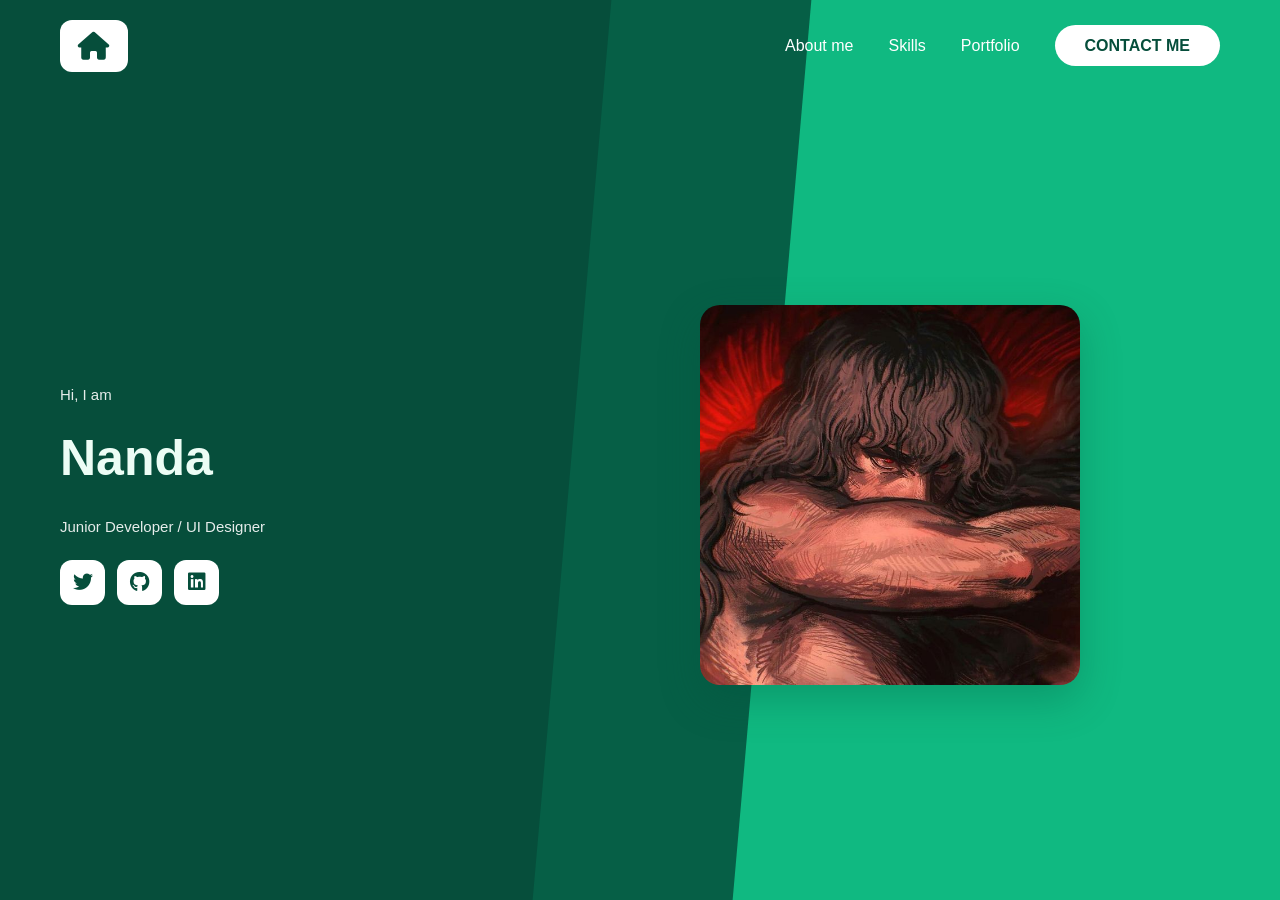
<file: index.html>
<!DOCTYPE html>
<html lang="id">
<head>
    <meta charset="UTF-8">
    <meta name="viewport" content="width=device-width, initial-scale=1.0">
    <title>Portfolio - Home</title>
    <link rel="stylesheet" href="stylesheet.css">
    <link rel="stylesheet" href="https://cdnjs.cloudflare.com/ajax/libs/font-awesome/6.0.0/css/all.min.css">
</head>
<body>
    <nav class="navbar">
        <div class="logo">
            <a href="index.html"><i class="fas fa-home"></i></a>
        </div>
        <ul class="nav-links">
            <li><a href="about.html">About me</a></li>
            <li><a href="skills.html">Skills</a></li>
            <li><a href="portfolio.html">Portfolio</a></li>
            <li><a href="contact.html" class="btn-contact">CONTACT ME</a></li>
        </ul>
    </nav>

    <div class="container">
        <div class="left-side">
            <p>Hi, I am</p>
            <h1>Nanda</h1>
            <p>Junior Developer / UI Designer</p>
            <div class="socials">
                <a href="#"><i class="fab fa-twitter"></i></a>
                <a href="#"><i class="fab fa-github"></i></a>
                <a href="#"><i class="fab fa-linkedin"></i></a>
            </div>
        </div>

        <div class="right-side">
            <img src="ベルセルク.jpg" alt="Foto Profil" class="profile-photo">
        <div class="middle-layer"></div>
    </div>
</body>
</html>
</file>
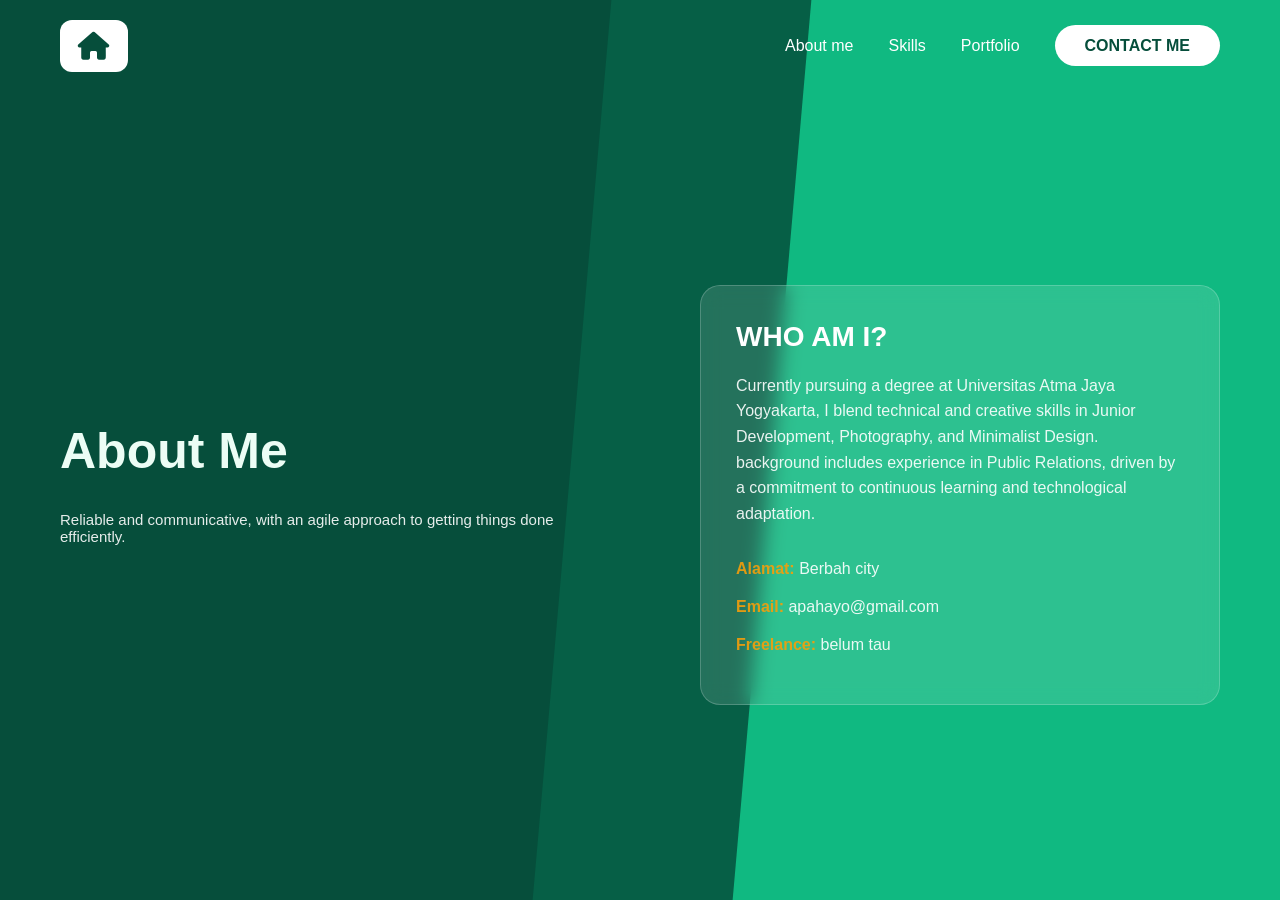
<file: about.html>
<!DOCTYPE html>
<html lang="id">
<head>
    <meta charset="UTF-8">
    <meta name="viewport" content="width=device-width, initial-scale=1.0">
    <title>Portfolio - About</title>
    <link rel="stylesheet" href="stylesheet.css">
    <link rel="stylesheet" href="https://cdnjs.cloudflare.com/ajax/libs/font-awesome/6.0.0/css/all.min.css">
</head>
<body>
    <nav class="navbar">
        <div class="logo">
            <a href="index.html"><i class="fas fa-home"></i></a>
        </div>
        <ul class="nav-links">
            <li><a href="about.html">About me</a></li>
            <li><a href="skills.html">Skills</a></li>
            <li><a href="portfolio.html">Portfolio</a></li>
            <li><a href="contact.html" class="btn-contact">CONTACT ME</a></li>
        </ul>
    </nav>

    <div class="container">
        <div class="left-side">
            <h1>About Me</h1>
            <p>Reliable and communicative, 
                with an agile approach to getting things done efficiently.</p>
        </div>
        <div class="right-side">
            <div class="about-card">
                <h3>WHO AM I?</h3>
                <p>Currently pursuing a degree at Universitas Atma Jaya Yogyakarta, 
                    I blend technical and creative skills in Junior Development, Photography, and Minimalist Design.
                    background includes experience in Public Relations, driven by a commitment to continuous learning and technological adaptation.</p>
                <br>
                <p><strong>Alamat:</strong> Berbah city</p>
                <p><strong>Email:</strong> apahayo@gmail.com</p>
                <p><strong>Freelance:</strong> belum tau</p>
            </div>
        <div class="middle-layer"></div>
    </div>
</body>
</html>
</file>
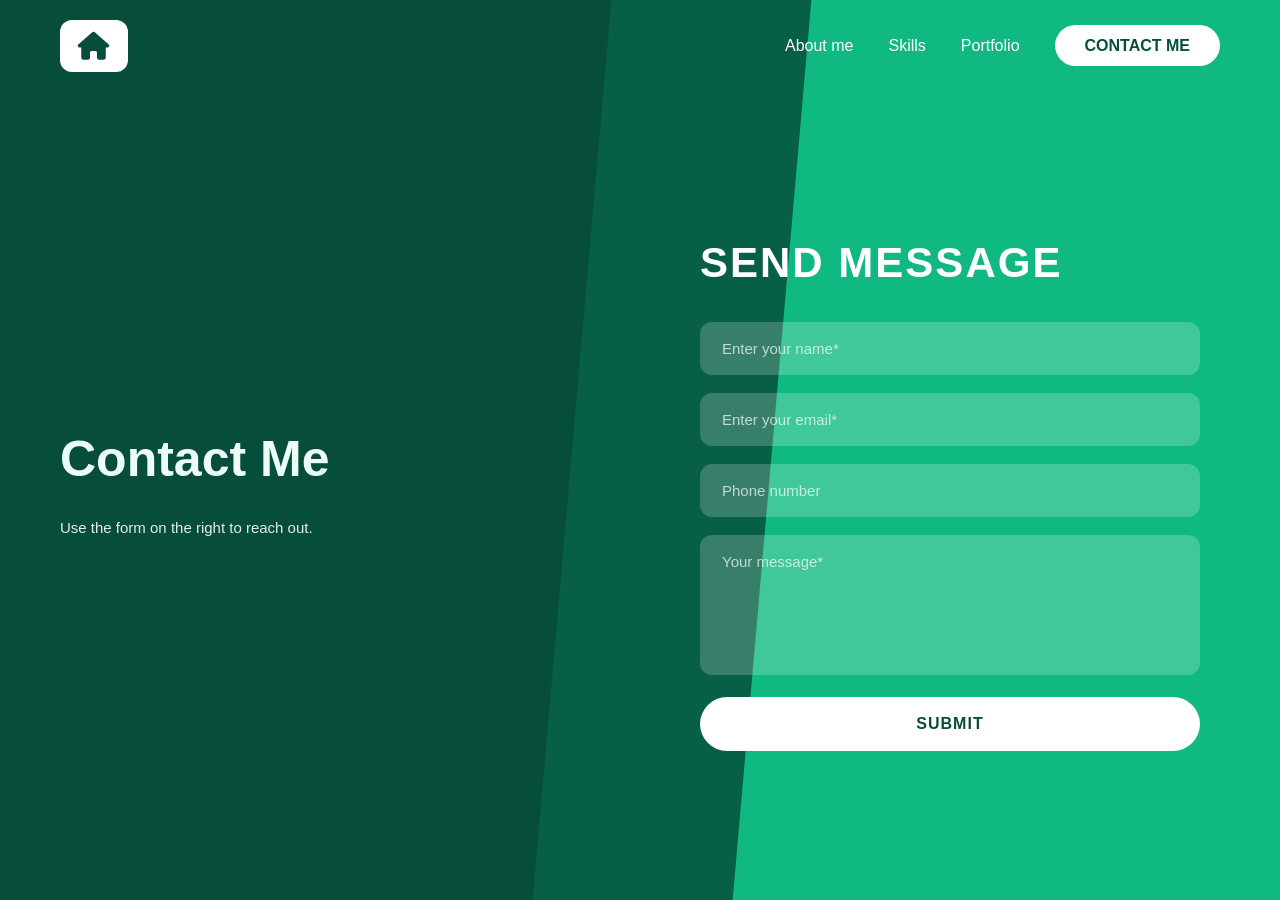
<file: contact.html>
<!DOCTYPE html>
<html lang="id">
<head>
    <meta charset="UTF-8">
    <meta name="viewport" content="width=device-width, initial-scale=1.0">
    <title>Portfolio - Contact</title>
    <link rel="stylesheet" href="stylesheet.css">
    <link rel="stylesheet" href="https://cdnjs.cloudflare.com/ajax/libs/font-awesome/6.0.0/css/all.min.css">
</head>
<body>
    <nav class="navbar">
        <div class="logo">
            <a href="index.html"><i class="fas fa-home"></i></a>
        </div>
        <ul class="nav-links">
            <li><a href="about.html">About me</a></li>
            <li><a href="skills.html">Skills</a></li>
            <li><a href="portfolio.html">Portfolio</a></li>
            <li><a href="contact.html" class="btn-contact">CONTACT ME</a></li>
        </ul>
    </nav>

    <div class="container">
        <div class="left-side">
            <h1>Contact Me</h1>
            <p>Use the form on the right to reach out.</p>
        </div>
        <div class="right-side">
            <h2>SEND MESSAGE</h2>
            <form class="contact-form">
                <input type="text" placeholder="Enter your name*" required>
                <input type="email" placeholder="Enter your email*" required>
                <input type="text" placeholder="Phone number">
                <textarea placeholder="Your message*" required></textarea>
                <button type="submit">SUBMIT</button>
            </form>
        <div class="middle-layer"></div>
    </div>
</body>
</html>
</file>
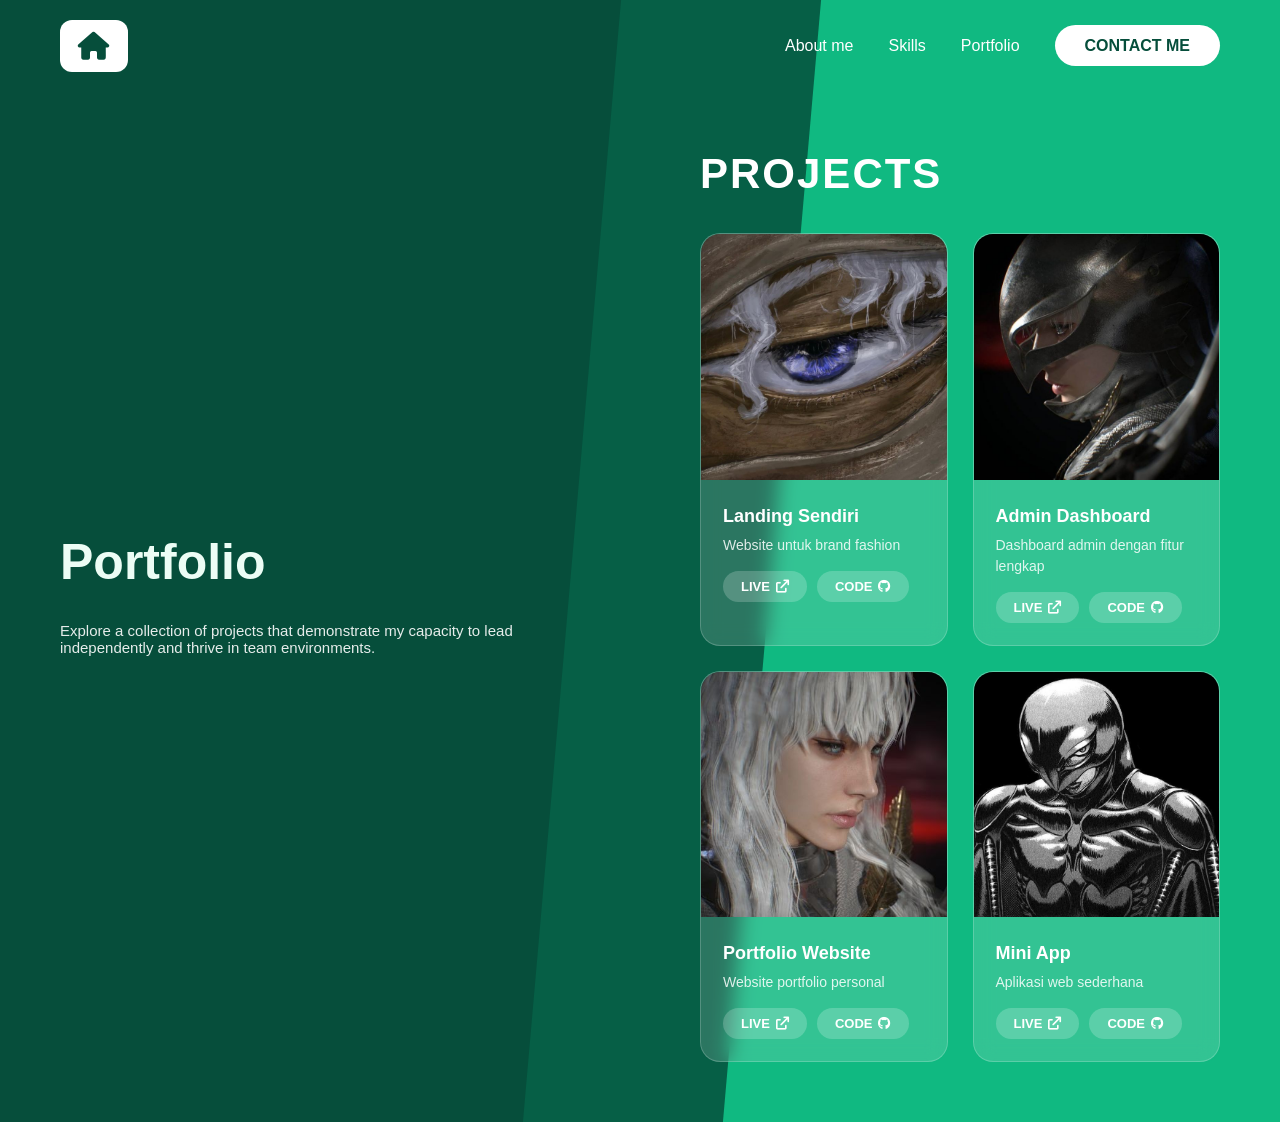
<file: portfolio.html>
<!DOCTYPE html>
<html lang="id">
<head>
    <meta charset="UTF-8">
    <meta name="viewport" content="width=device-width, initial-scale=1.0">
    <title>Portfolio - Projects</title>
    <link rel="stylesheet" href="stylesheet.css">
    <link rel="stylesheet" href="https://cdnjs.cloudflare.com/ajax/libs/font-awesome/6.0.0/css/all.min.css">
</head>
<body>
    <nav class="navbar">
        <div class="logo">
            <a href="index.html"><i class="fas fa-home"></i></a>
        </div>
        <ul class="nav-links">
            <li><a href="about.html">About me</a></li>
            <li><a href="skills.html">Skills</a></li>
            <li><a href="portfolio.html">Portfolio</a></li>
            <li><a href="contact.html" class="btn-contact">CONTACT ME</a></li>
        </ul>
    </nav>

    <div class="container">
        <div class="left-side">
            <h1>Portfolio</h1>
            <p>Explore a collection of projects that demonstrate my capacity to lead independently and thrive in team environments.</p>
        </div>
        <div class="right-side">
            <h2>PROJECTS</h2>
            <div class="portfolio-grid">
                <div class="portfolio-card">
                    <img src="𝑸𝒛🌑 on TikTok.jpg" alt="Project 1">
                    <div class="info">
                        <h4>Landing Sendiri</h4>
                        <p>Website untuk brand fashion</p>
                        <div class="buttons">
                            <a href="https://youtube.com/shorts/0wzKi2ZRdvY?si=5qTnMMJCXUDgDPvP">LIVE <i class="fas fa-external-link"></i></a>
                            <a href="https://youtube.com/shorts/0wzKi2ZRdvY?si=5qTnMMJCXUDgDPvP">CODE <i class="fab fa-github"></i></a>
                        </div>
                    </div>
                </div>
                <div class="portfolio-card">
                    <img src="download (3).jpg" alt="Project 2">
                    <div class="info">
                        <h4>Admin Dashboard</h4>
                        <p>Dashboard admin dengan fitur lengkap</p>
                        <div class="buttons">
                            <a href="#">LIVE <i class="fas fa-external-link"></i></a>
                            <a href="#">CODE <i class="fab fa-github"></i></a>
                        </div>
                    </div>
                </div>
                <div class="portfolio-card">
                    <img src="download (4).jpg" alt="Project 3">
                    <div class="info">
                        <h4>Portfolio Website</h4>
                        <p>Website portfolio personal</p>
                        <div class="buttons">
                            <a href="#">LIVE <i class="fas fa-external-link"></i></a>
                            <a href="#">CODE <i class="fab fa-github"></i></a>
                        </div>
                    </div>
                </div>
                <div class="portfolio-card">
                    <img src="download (5).jpg" alt="Project 4">
                    <div class="info">
                        <h4>Mini App</h4>
                        <p>Aplikasi web sederhana</p>
                        <div class="buttons">
                            <a href="#">LIVE <i class="fas fa-external-link"></i></a>
                            <a href="#">CODE <i class="fab fa-github"></i></a>
                        </div>
                    </div>
                </div>
            </div>
        <div class="middle-layer"></div>
    </div>
</body>
</html>
</file>
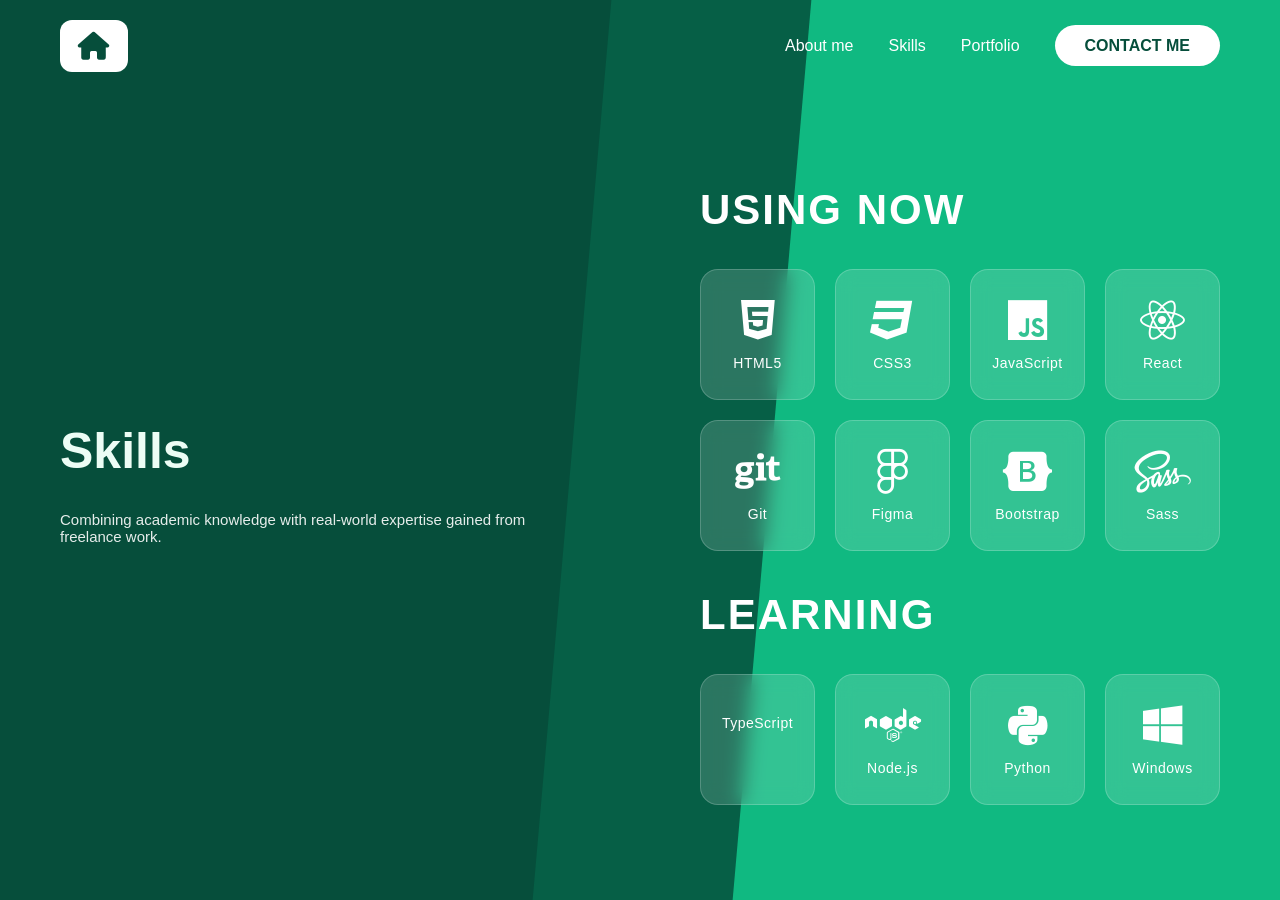
<file: skills.html>
<!DOCTYPE html>
<html lang="id">
<head>
    <meta charset="UTF-8">
    <meta name="viewport" content="width=device-width, initial-scale=1.0">
    <title>Portfolio - Skills</title>
    <link rel="stylesheet" href="stylesheet.css">
    <link rel="stylesheet" href="https://cdnjs.cloudflare.com/ajax/libs/font-awesome/6.0.0/css/all.min.css">
</head>
<body>
    <nav class="navbar">
        <div class="logo">
            <a href="index.html"><i class="fas fa-home"></i></a>
        </div>
        <ul class="nav-links">
            <li><a href="about.html">About me</a></li>
            <li><a href="skills.html">Skills</a></li>
            <li><a href="portfolio.html">Portfolio</a></li>
            <li><a href="contact.html" class="btn-contact">CONTACT ME</a></li>
        </ul>
    </nav>

    <div class="container">
        <div class="left-side">
            <h1>Skills</h1>
            <p>Combining academic knowledge with real-world expertise gained from freelance work.</p>
        </div>
        <div class="right-side">
            <h2 class="section-title">USING NOW</h2>
            <div class="skills-grid">
                <div class="skill-item"><i class="fab fa-html5"></i><p>HTML5</p></div>
                <div class="skill-item"><i class="fab fa-css3"></i><p>CSS3</p></div>
                <div class="skill-item"><i class="fab fa-js"></i><p>JavaScript</p></div>
                <div class="skill-item"><i class="fab fa-react"></i><p>React</p></div>
                <div class="skill-item"><i class="fab fa-git"></i><p>Git</p></div>
                <div class="skill-item"><i class="fab fa-figma"></i><p>Figma</p></div>
                <div class="skill-item"><i class="fab fa-bootstrap"></i><p>Bootstrap</p></div>
                <div class="skill-item"><i class="fab fa-sass"></i><p>Sass</p></div>
            </div>

            <h2 class="section-title">LEARNING</h2>
            <div class="skills-grid">
                <div class="skill-item"><i class="fab fa-typescript"></i><p>TypeScript</p></div>
                <div class="skill-item"><i class="fab fa-node"></i><p>Node.js</p></div>
                <div class="skill-item"><i class="fab fa-python"></i><p>Python</p></div>
                <div class="skill-item"><i class="fab fa-windows"></i><p>Windows</p></div>
            </div>
        <div class="middle-layer"></div>
    </div>
</body>
</html>
</file>
<file: stylesheet.css>
* {
    margin: 0;
    padding: 0;
    box-sizing: border-box;
    font-family: 'Segoe UI', Tahoma, Geneva, Verdana, sans-serif;
}

body {
    min-height: 100vh;
    overflow-x: hidden;
    background: transparent;
}

body::before {
    content: '';
    position: fixed;
    top: 0;
    left: 50%;
    width: 300px;
    height: 100vh;
    background: #065F46; /* Berubah ke Moss Dark */
    transform: translateX(-50%) skewX(-20deg);
    z-index: 0;
}

.navbar {
    display: flex;
    justify-content: space-between;
    align-items: center;
    padding: 20px 60px;
    position: absolute;
    width: 100%;
    top: 0;
    z-index: 100;
}

.logo a {
    font-size: 28px;
    color: #064E3B; /* Logo teks menyesuaikan Hijau Gelap */
    text-decoration: none;
    background: #fff;
    padding: 12px 18px;
    border-radius: 12px;
    display: inline-flex;
    align-items: center;
    justify-content: center;
    transition: transform 0.3s ease;
}

.logo a:hover {
    transform: scale(1.05);
}

.nav-links {
    display: flex;
    align-items: center;
    gap: 35px;
    list-style: none;
}

.nav-links a {
    text-decoration: none;
    color: #fff;
    font-weight: 500;
    font-size: 16px;
    transition: all 0.3s ease;
}

.nav-links a:hover {
    color: #10B981; /* Berubah ke Mint Green */
}

.nav-links .btn-contact {
    background: #fff;
    color: #064E3B; /* Berubah ke Forest Deep */
    padding: 12px 30px;
    border-radius: 30px;
    font-weight: 600;
}

.nav-links .btn-contact:hover {
    background: #ECFDF5; /* Berubah ke Off-White Mint */
    color: #064E3B;
    transform: scale(1.05);
}

.container {
    display: flex;
    min-height: 100vh;
    position: relative;
    overflow: hidden;
}

.left-side {
    width: 50%;
    background: #064E3B; /* Berubah ke Forest Deep */
    padding: 150px 60px 60px;
    display: flex;
    flex-direction: column;
    justify-content: center;
    position: relative;
    z-index: 10;
}

.right-side {
    width: 50%;
    background: #10B981;
    padding: 150px 60px 60px;
    display: flex;
    flex-direction: column;
    justify-content: center;
    position: relative;
    z-index: 10;
}

.middle-layer {
    position: absolute;
    top: 0;
    left: 5%; 
    transform: translateX(-50%) skewX(-5deg);
    width: 200px; 
    height: 100%; 
    background: #065F46;
    z-index: 1; 
}

.left-side h1 {
    font-size: 50px;
    color: #ECFDF5; 
    margin-bottom: 30px;
    position: relative;
    z-index: 10;
    line-height: 1.2;
}

.left-side > p {
    font-size: 15px;
    color: #fefefe;
    margin-bottom: 25px;
    position: relative;
    z-index: 10;
    opacity: 0.9;
}

.left-side .desc {
    font-size: 15px;
    color: #ECFDF5; /* Menyesuaikan latar gelap */
    margin-bottom: 30px;
    position: relative;
    z-index: 2;
    line-height: 1.6;
    max-width: 400px;
}

.left-side .socials {
    display: flex;
    gap: 12px;
    position: relative;
    z-index: 2;
}

.left-side .socials a {
    width: 45px;
    height: 45px;
    background: #fff;
    display: flex;
    align-items: center;
    justify-content: center;
    border-radius: 12px;
    text-decoration: none;
    color: #064E3B; /* Icon color menyesuaikan */
    font-size: 20px;
    transition: all 0.3s ease;
}

.left-side .socials a:hover {
    transform: translateY(-5px);
    background: #10B981; /* Hover ke Mint */
    color: #fff;
}

.right-side h2 {
    color: #fff;
    font-size: 42px;
    margin-bottom: 35px;
    position: relative;
    z-index: 2;
    text-transform: uppercase;
    letter-spacing: 2px;
}

.profile-photo {
    width: 380px;
    height: 380px;
    object-fit: cover;
    border-radius: 20px;
    box-shadow: 0 15px 40px rgba(0,78,59,0.3); /* Shadow disesuaikan ke arah hijau */
    position: relative;
    z-index: 2;
    transition: transform 0.3s ease;
}

.profile-photo:hover {
    transform: scale(1.02);
}

.about-card {
    background: rgba(255,255,255,0.12);
    padding: 35px;
    border-radius: 20px;
    color: #fff;
    position: relative;
    z-index: 2;
    backdrop-filter: blur(10px);
    border: 1px solid rgba(255,255,255,0.2);
}

.about-card h3 {
    font-size: 28px;
    margin-bottom: 20px;
    color: #fff;
    z-index: 2;
}

.about-card p {
    margin-bottom: 12px;
    opacity: 0.9;
    line-height: 1.6;
}

.about-card strong {
    color: #F59E0B; /* Diganti ke Amber/Gold agar pop-out di atas hijau */
}

.skills-grid {
    display: grid;
    grid-template-columns: repeat(4, 1fr);
    gap: 20px;
    position: relative;
    z-index: 2;
}

.skill-item {
    background: rgba(255,255,255,0.15);
    padding: 28px 20px;
    border-radius: 18px;
    text-align: center;
    color: #fff;
    backdrop-filter: blur(10px);
    border: 1px solid rgba(255,255,255,0.2);
    transition: all 0.35s ease;
    cursor: pointer;
    z-index: 2;
}

.skill-item:hover {
    transform: translateY(-12px);
    background: rgba(255,255,255,0.25);
    box-shadow: 0 20px 40px rgba(0,0,0,0.35);
    border-color: rgba(255,255,255,0.4);
}

.skill-item i {
    font-size: 45px;
    margin-bottom: 12px;
    transition: all 0.35s ease;
    display: block;
    z-index: 2;
}

.skill-item:hover i {
    transform: scale(1.25);
    color: #F59E0B; /* Icon hover ke Amber */
}

.skill-item p {
    font-size: 14px;
    font-weight: 500;
    letter-spacing: 0.5px;
}

.section-title {
    color: #064E3B; /* Berubah ke Forest Deep agar kontras di sisi kanan yang terang */
    font-size: 18px;
    margin: 40px 0 20px;
    position: relative;
    z-index: 2;
    text-transform: uppercase;
    letter-spacing: 1.5px;
}

.section-title:first-child {
    margin-top: 0;
}

.portfolio-grid {
    display: grid;
    grid-template-columns: repeat(2, 1fr);
    gap: 25px;
    position: relative;
    z-index: 2;
}

.portfolio-card {
    background: rgba(255,255,255,0.15);
    border-radius: 20px;
    overflow: hidden;
    color: #fff;
    backdrop-filter: blur(10px);
    border: 1px solid rgba(255,255,255,0.2);
    transition: all 0.35s ease;
}

.portfolio-card:hover {
    transform: translateY(-10px);
    box-shadow: 0 25px 50px rgba(0,0,0,0.4);
    border-color: rgba(255,255,255,0.4);
}

/* Bagian ini menggantikan aturan .portfolio-card img yang lama */
.portfolio-card img {
    width: 100%;
    aspect-ratio: 0.25 / 0.25 ; /* Memaksa rasio gambar menjadi 1:1 (persegi) */
    object-fit: cover;   /* Memastikan gambar tidak gepeng, akan terpotong rapi */
    transition: transform 0.3s ease;

}

.portfolio-card:hover img {
    transform: scale(1.00);
}

.portfolio-card .info {
    padding: 22px;
}

.portfolio-card h4 {
    font-size: 18px;
    margin-bottom: 8px;
    font-weight: 600;
}

.portfolio-card p {
    font-size: 14px;
    opacity: 0.85;
    margin-bottom: 15px;
    line-height: 1.5;
}

.portfolio-card .buttons {
    display: flex;
    gap: 10px;
}

.portfolio-card .buttons a {
    padding: 8px 18px;
    background: rgba(255,255,255,0.2);
    color: #fff;
    text-decoration: none;
    border-radius: 25px;
    font-size: 13px;
    font-weight: 600;
    transition: all 0.3s ease;
    display: inline-flex;
    align-items: center;
    gap: 6px;
}

.portfolio-card .buttons a:hover {
    background: #fff;
    color: #064E3B; /* Hover teks menyesuaikan */
    transform: scale(1.08);
}

.contact-form {
    position: relative;
    z-index: 2;
    max-width: 500px;
}

.contact-form input,
.contact-form textarea {
    width: 100%;
    padding: 18px 22px;
    margin-bottom: 18px;
    border: none;
    border-radius: 12px;
    background: rgba(255,255,255,0.2);
    color: #fff;
    font-size: 15px;
    transition: all 0.3s ease;
}

.contact-form input::placeholder,
.contact-form textarea::placeholder {
    color: rgba(255,255,255,0.7);
}

.contact-form input:focus,
.contact-form textarea:focus {
    outline: none;
    background: rgba(255,255,255,0.3);
    box-shadow: 0 5px 15px rgba(0,0,0,0.2);
}

.contact-form textarea {
    height: 140px;
    resize: none;
}

.contact-form button {
    width: 100%;
    padding: 18px;
    background: #fff;
    color: #064E3B; /* Berubah ke Forest Deep */
    border: none;
    border-radius: 30px;
    font-size: 16px;
    font-weight: 700;
    cursor: pointer;
    transition: all 0.3s ease;
    text-transform: uppercase;
    letter-spacing: 1px;
}

.contact-form button:hover {
    background: #ECFDF5;
    transform: scale(1.02);
    box-shadow: 0 10px 25px rgba(0,0,0,0.3);
}

footer {
    background: #064E3B; /* Footer menyesuaikan Forest Deep */
    color: #fff;
    text-align: center;
    padding: 20px;
    position: relative;
    z-index: 2;
}

@media (max-width: 1024px) {
    .navbar { padding: 15px 30px; }
    .left-side, .right-side { padding: 120px 40px 40px; }
    .left-side h1 { font-size: 42px; }
    .profile-photo { width: 300px; height: 300px; }
    .skills-grid { grid-template-columns: repeat(3, 1fr); }
}

@media (max-width: 768px) {
    .container { flex-direction: column; }
    .left-side, .right-side { width: 100%; padding: 100px 30px 30px; }
    .left-side::after, .right-side::before { display: none; }
    .navbar { padding: 15px 20px; flex-direction: column; gap: 15px; }
    .nav-links { gap: 20px; flex-wrap: wrap; justify-content: center; }
    .left-side h1 { font-size: 36px; }
    .right-side h2 { font-size: 32px; }
    .profile-photo { width: 250px; height: 250px; }
    .skills-grid { grid-template-columns: repeat(2, 1fr); gap: 15px; }
    .portfolio-grid { grid-template-columns: 1fr; }
    .skill-item { padding: 22px 15px; }
    .skill-item i { font-size: 38px; }
}

@media (max-width: 480px) {
    .left-side h1 { font-size: 30px; }
    .skills-grid { grid-template-columns: repeat(2, 1fr); }
    .contact-form { max-width: 100%; }
}
</file>
